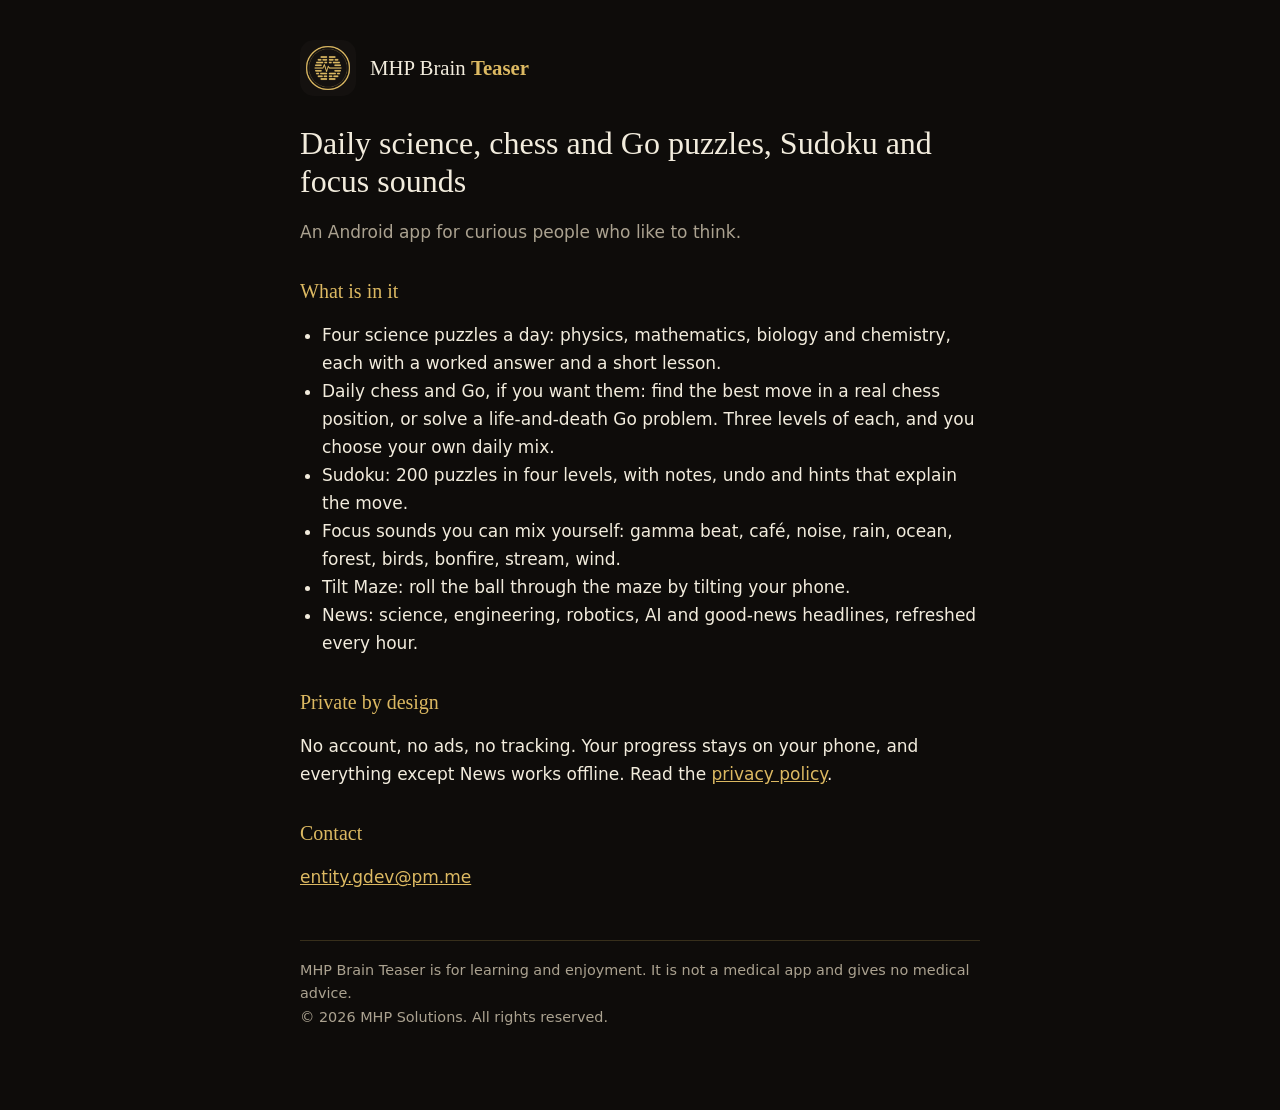
<file: index.html>
<!doctype html>
<html lang="en">
<head>
<meta charset="utf-8"><meta name="viewport" content="width=device-width, initial-scale=1">
<title>MHP Brain Teaser</title>
<meta name="description" content="Daily science, chess and Go puzzles with worked answers, Sudoku, focus sounds and science news.">
<link rel="icon" href="icon.png"><link rel="stylesheet" href="style.css">
</head>
<body><main>
<header><img src="icon.png" alt=""><span>MHP Brain <b>Teaser</b></span></header>
<h1>Daily science, chess and Go puzzles, Sudoku and focus sounds</h1>
<p class="muted">An Android app for curious people who like to think.</p>
<h2>What is in it</h2>
<ul>
  <li>Four science puzzles a day: physics, mathematics, biology and chemistry, each with a worked answer and a short lesson.</li>
  <li>Daily chess and Go, if you want them: find the best move in a real chess position, or solve a life-and-death Go problem. Three levels of each, and you choose your own daily mix.</li>
  <li>Sudoku: 200 puzzles in four levels, with notes, undo and hints that explain the move.</li>
  <li>Focus sounds you can mix yourself: gamma beat, café, noise, rain, ocean, forest, birds, bonfire, stream, wind.</li>
  <li>Tilt Maze: roll the ball through the maze by tilting your phone.</li>
  <li>News: science, engineering, robotics, AI and good-news headlines, refreshed every hour.</li>
</ul>
<h2>Private by design</h2>
<p>No account, no ads, no tracking. Your progress stays on your phone, and everything except News works offline. Read the <a href="privacy/">privacy policy</a>.</p>
<h2>Contact</h2>
<p><a href="mailto:entity.gdev@pm.me">entity.gdev@pm.me</a></p>
<footer>MHP Brain Teaser is for learning and enjoyment. It is not a medical app and gives no medical advice.<br>© 2026 MHP Solutions. All rights reserved.</footer>
</main></body>
</html>
</file>
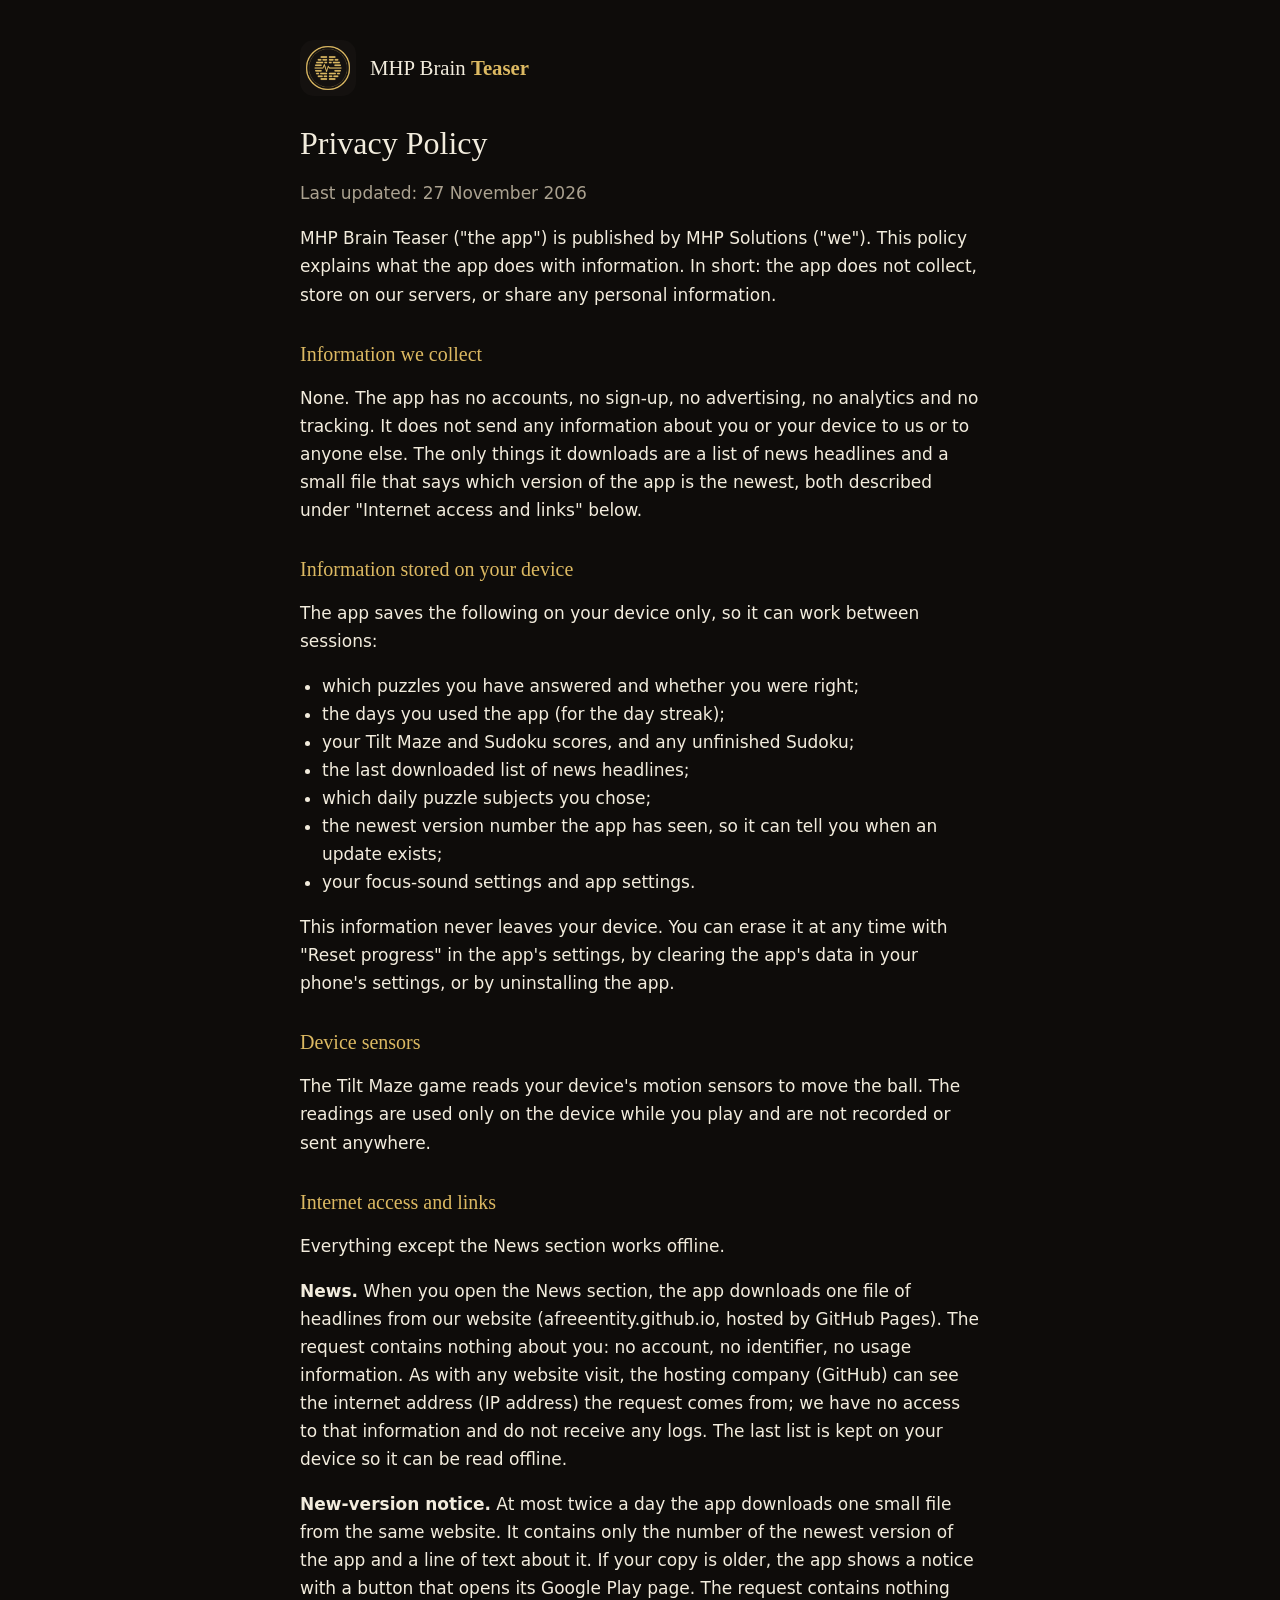
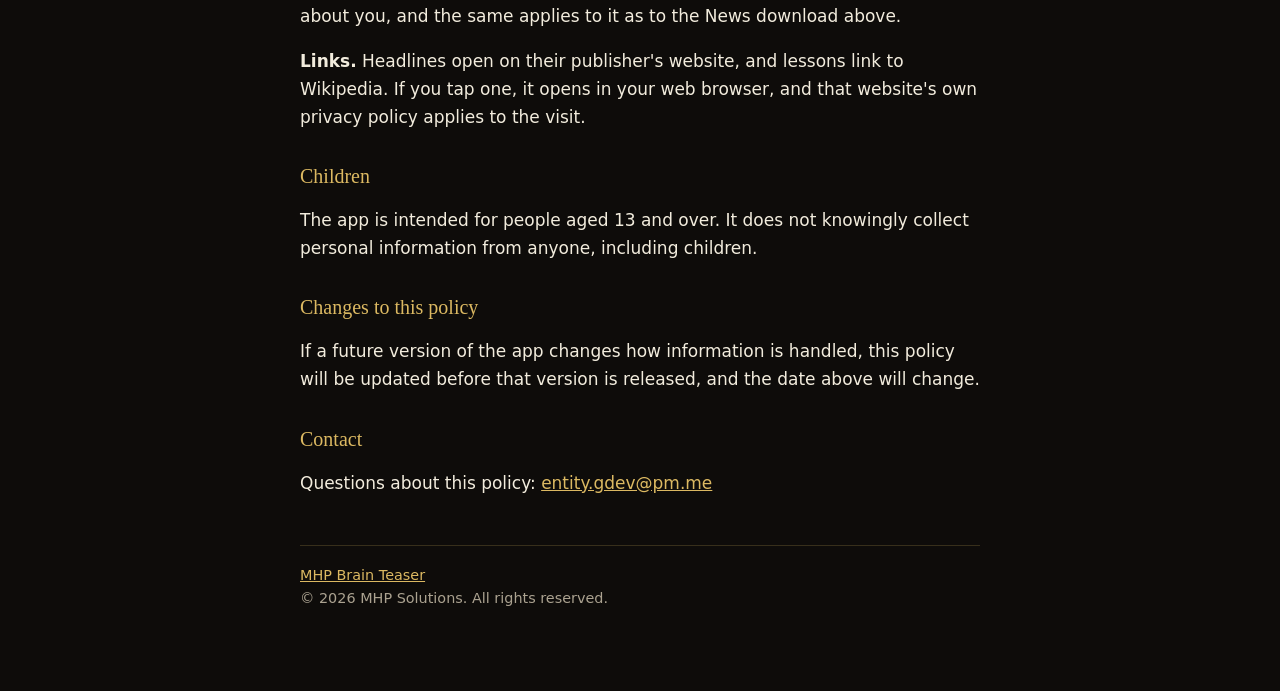
<file: privacy/index.html>
<!doctype html>
<html lang="en">
<head>
<meta charset="utf-8"><meta name="viewport" content="width=device-width, initial-scale=1">
<title>Privacy Policy · MHP Brain Teaser</title>
<link rel="icon" href="../icon.png"><link rel="stylesheet" href="../style.css">
</head>
<body><main>
<header><img src="../icon.png" alt=""><span>MHP Brain <b>Teaser</b></span></header>
<h1>Privacy Policy</h1>
<p class="muted">Last updated: 27 November 2026</p>
<p>MHP Brain Teaser ("the app") is published by MHP Solutions ("we"). This policy explains what the app does with information. In short: the app does not collect, store on our servers, or share any personal information.</p>

<h2>Information we collect</h2>
<p>None. The app has no accounts, no sign-up, no advertising, no analytics and no tracking. It does not send any information about you or your device to us or to anyone else. The only things it downloads are a list of news headlines and a small file that says which version of the app is the newest, both described under "Internet access and links" below.</p>

<h2>Information stored on your device</h2>
<p>The app saves the following on your device only, so it can work between sessions:</p>
<ul>
  <li>which puzzles you have answered and whether you were right;</li>
  <li>the days you used the app (for the day streak);</li>
  <li>your Tilt Maze and Sudoku scores, and any unfinished Sudoku;</li>
  <li>the last downloaded list of news headlines;</li>
  <li>which daily puzzle subjects you chose;</li>
  <li>the newest version number the app has seen, so it can tell you when an update exists;</li>
  <li>your focus-sound settings and app settings.</li>
</ul>
<p>This information never leaves your device. You can erase it at any time with "Reset progress" in the app's settings, by clearing the app's data in your phone's settings, or by uninstalling the app.</p>

<h2>Device sensors</h2>
<p>The Tilt Maze game reads your device's motion sensors to move the ball. The readings are used only on the device while you play and are not recorded or sent anywhere.</p>

<h2>Internet access and links</h2>
<p>Everything except the News section works offline.</p>
<p><b>News.</b> When you open the News section, the app downloads one file of headlines from our website (afreeentity.github.io, hosted by GitHub Pages). The request contains nothing about you: no account, no identifier, no usage information. As with any website visit, the hosting company (GitHub) can see the internet address (IP address) the request comes from; we have no access to that information and do not receive any logs. The last list is kept on your device so it can be read offline.</p>
<p><b>New-version notice.</b> At most twice a day the app downloads one small file from the same website. It contains only the number of the newest version of the app and a line of text about it. If your copy is older, the app shows a notice with a button that opens its Google Play page. The request contains nothing about you, and the same applies to it as to the News download above.</p>
<p><b>Links.</b> Headlines open on their publisher's website, and lessons link to Wikipedia. If you tap one, it opens in your web browser, and that website's own privacy policy applies to the visit.</p>

<h2>Children</h2>
<p>The app is intended for people aged 13 and over. It does not knowingly collect personal information from anyone, including children.</p>

<h2>Changes to this policy</h2>
<p>If a future version of the app changes how information is handled, this policy will be updated before that version is released, and the date above will change.</p>

<h2>Contact</h2>
<p>Questions about this policy: <a href="mailto:entity.gdev@pm.me">entity.gdev@pm.me</a></p>
<footer><a href="../">MHP Brain Teaser</a><br>© 2026 MHP Solutions. All rights reserved.</footer>
</main></body>
</html>
</file>
<file: style.css>
:root { --ink:#0e0c0a; --gold:#dcb962; --text:#f2ecdd; --muted:#aba290; --line:rgba(220,185,98,.2); }
* { box-sizing: border-box; }
body { margin:0; background:var(--ink); color:var(--text); font:17px/1.65 system-ui,-apple-system,"Segoe UI",Roboto,sans-serif; }
main { max-width: 720px; margin: 0 auto; padding: 40px 20px 80px; }
header { display:flex; align-items:center; gap:14px; margin-bottom:28px; }
header img { width:56px; height:56px; border-radius:14px; }
header span { font:500 1.3rem/1 Georgia,"Iowan Old Style",serif; }
header b { color:var(--gold); font-weight:600; }
h1 { font:500 2rem/1.2 Georgia,"Iowan Old Style",serif; margin:0 0 6px; }
h2 { font:500 1.25rem/1.3 Georgia,"Iowan Old Style",serif; color:var(--gold); margin:32px 0 6px; }
p, li { color:var(--text); } .muted { color:var(--muted); }
a { color:var(--gold); }
ul { padding-left: 22px; }
footer { margin-top:48px; padding-top:18px; border-top:1px solid var(--line); color:var(--muted); font-size:.9rem; }
</file>
